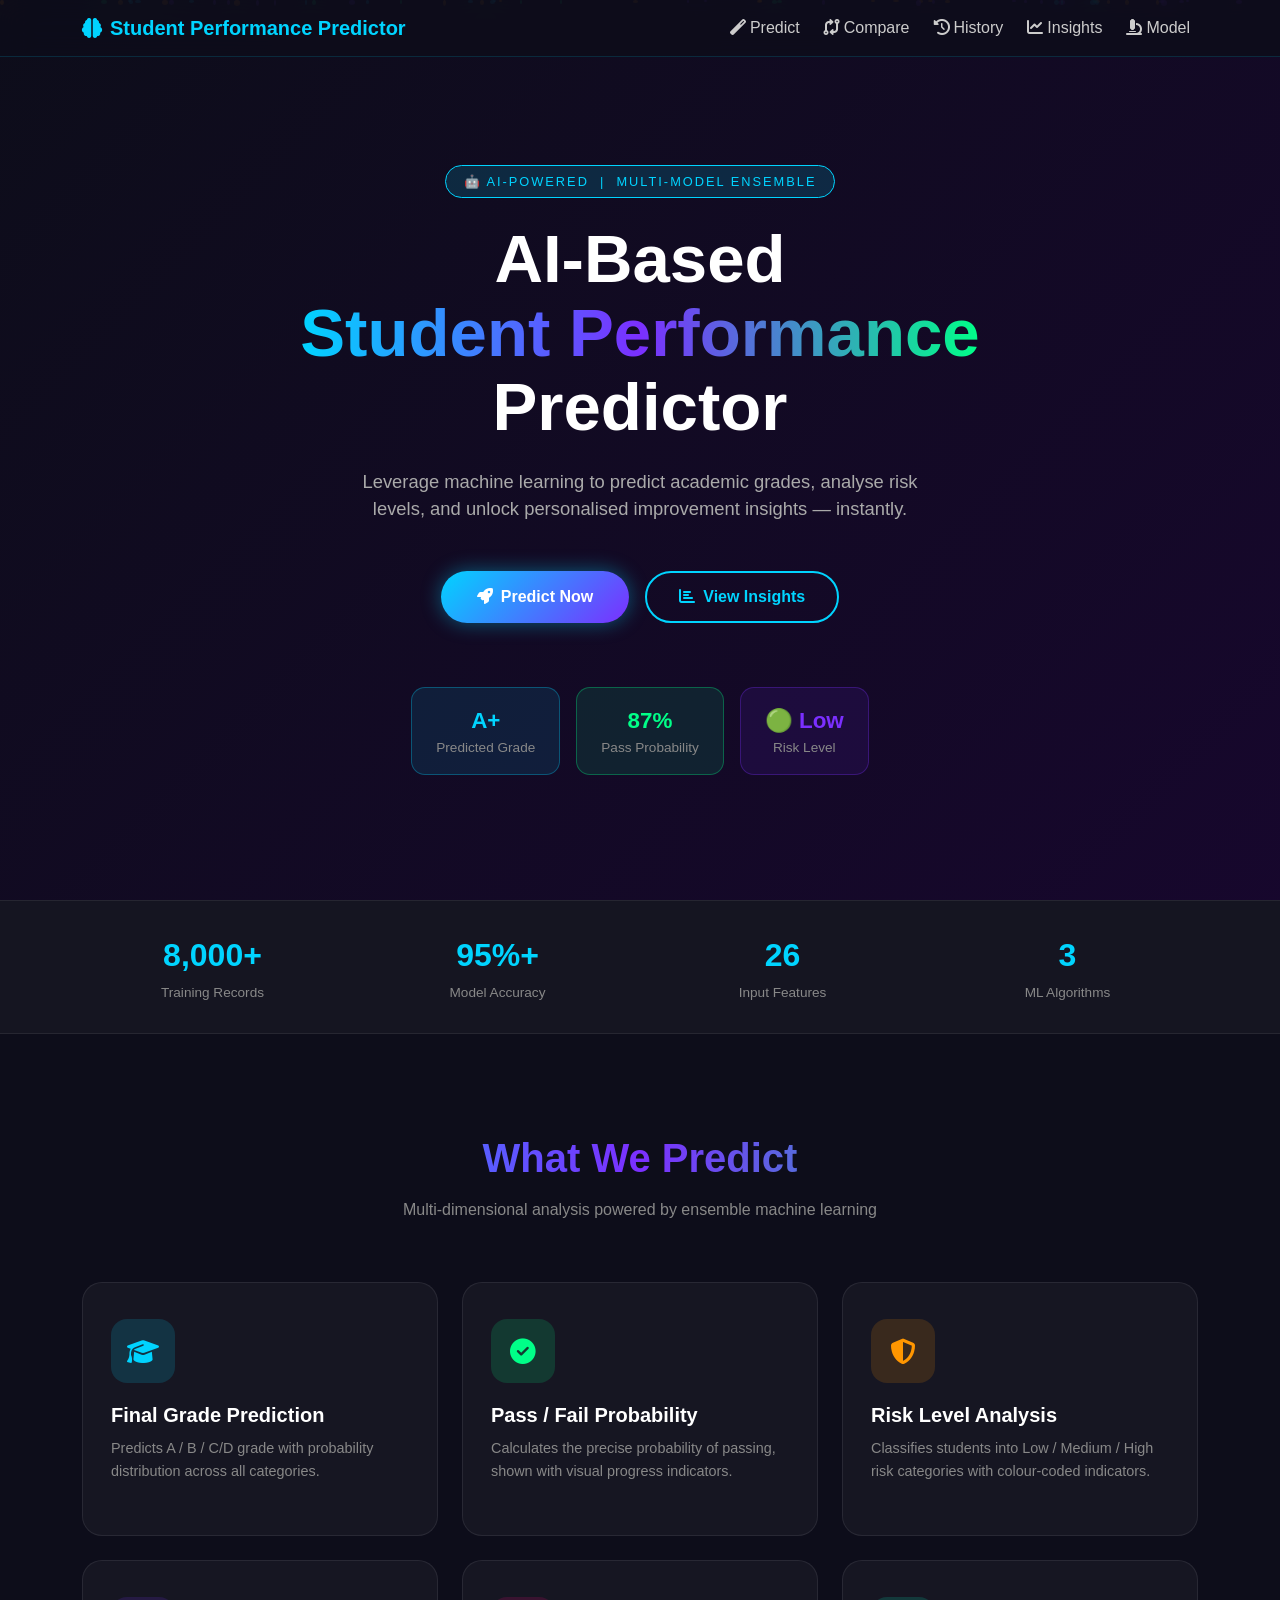
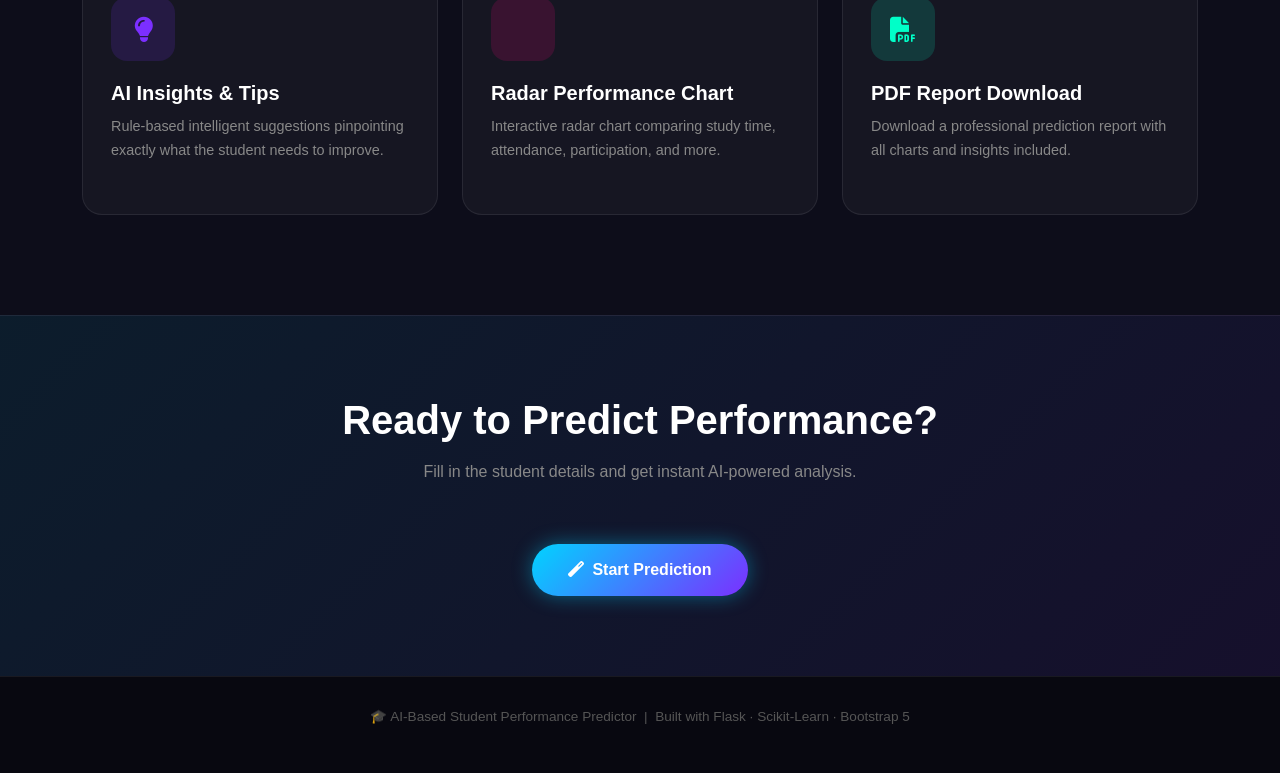
<file: templates/index.html>
<!DOCTYPE html>
<html lang="en" data-bs-theme="light">
<head>
  <meta charset="UTF-8" />
  <meta name="viewport" content="width=device-width, initial-scale=1.0"/>
  <title>Student Performance Prediction System</title>
  <link href="https://cdn.jsdelivr.net/npm/bootstrap@5.3.3/dist/css/bootstrap.min.css" rel="stylesheet"/>
  <link href="https://cdn.jsdelivr.net/npm/@fortawesome/fontawesome-free@6/css/all.min.css" rel="stylesheet">
  <link href="/static/css/theme.css" rel="stylesheet">
  <style>
    :root{
      --neon-blue:#00d4ff;
      --neon-purple:#7b2fff;
      --neon-green:#00ff88;
      --dark-bg:#0d0d1a;
      --card-bg:rgba(255,255,255,0.05);
    }
    *{margin:0;padding:0;box-sizing:border-box;}
    body{background:var(--dark-bg);color:#fff;font-family:'Segoe UI',sans-serif;overflow-x:hidden;}
    /* ---------- animated gradient bg ---------- */
    .hero{
      min-height:100vh;
      background:linear-gradient(135deg,#0d0d1a,#1a0533,#001a33,#0d0d1a);
      background-size:400% 400%;
      animation:gradientShift 10s ease infinite;
      display:flex;flex-direction:column;
      position:relative;overflow:hidden;
    }
    @keyframes gradientShift{
      0%{background-position:0% 50%}
      50%{background-position:100% 50%}
      100%{background-position:0% 50%}
    }
    /* ---------- particles ---------- */
    .particles{position:absolute;width:100%;height:100%;overflow:hidden;z-index:0;}
    .particle{
      position:absolute;width:4px;height:4px;border-radius:50%;
      background:var(--neon-blue);opacity:0.6;
      animation:float linear infinite;
    }
    @keyframes float{
      0%{transform:translateY(110vh) translateX(0);opacity:0.6;}
      100%{transform:translateY(-10vh) translateX(40px);opacity:0;}
    }
    /* ---------- navbar ---------- */
    .navbar-custom{
      background:rgba(13,13,26,0.85);
      backdrop-filter:blur(14px);
      border-bottom:1px solid rgba(0,212,255,0.15);
    }
    .navbar-brand span{color:var(--neon-blue);}
    .nav-link{color:#ccc!important;transition:.3s;}
    .nav-link:hover{color:var(--neon-blue)!important;}
    /* ---------- hero content ---------- */
    .hero-content{
      position:relative;z-index:1;
      flex:1;display:flex;align-items:center;justify-content:center;
      padding:100px 20px 60px;
    }
    .badge-chip{
      background:rgba(0,212,255,0.15);
      border:1px solid var(--neon-blue);
      color:var(--neon-blue);
      padding:6px 18px;border-radius:999px;
      font-size:.8rem;letter-spacing:2px;
      text-transform:uppercase;
    }
    .hero-title{
      font-size:clamp(2.2rem,6vw,4.2rem);
      font-weight:800;line-height:1.1;
    }
    .gradient-text{
      background:linear-gradient(90deg,var(--neon-blue),var(--neon-purple),var(--neon-green));
      -webkit-background-clip:text;-webkit-text-fill-color:transparent;
      background-clip:text;
    }
    .hero-sub{color:#aaa;font-size:1.15rem;max-width:580px;}
    /* ---------- buttons ---------- */
    .btn-glow{
      background:linear-gradient(135deg,var(--neon-blue),var(--neon-purple));
      border:none;color:#fff;font-weight:600;
      padding:14px 36px;border-radius:50px;font-size:1rem;
      box-shadow:0 0 20px rgba(0,212,255,0.4);
      transition:all .3s;
    }
    .btn-glow:hover{
      transform:translateY(-3px);
      box-shadow:0 0 40px rgba(0,212,255,0.7);color:#fff;
    }
    .btn-outline-glow{
      border:2px solid var(--neon-blue);color:var(--neon-blue);
      padding:12px 32px;border-radius:50px;font-weight:600;
      background:transparent;transition:all .3s;
    }
    .btn-outline-glow:hover{
      background:var(--neon-blue);color:#000;
      box-shadow:0 0 30px rgba(0,212,255,0.5);
    }
    /* ---------- stats bar ---------- */
    .stats-bar{
      background:rgba(255,255,255,0.03);
      border-top:1px solid rgba(255,255,255,0.07);
      border-bottom:1px solid rgba(255,255,255,0.07);
      padding:30px 0;
    }
    .stat-item{text-align:center;}
    .stat-num{font-size:2rem;font-weight:800;color:var(--neon-blue);}
    .stat-label{color:#888;font-size:.85rem;margin-top:4px;}
    /* ---------- features ---------- */
    .features-section{padding:100px 0;}
    .section-title{font-size:2.5rem;font-weight:800;text-align:center;margin-bottom:16px;}
    .section-sub{text-align:center;color:#888;margin-bottom:60px;}
    .feature-card{
      background:rgba(255,255,255,0.04);
      border:1px solid rgba(255,255,255,0.08);
      border-radius:20px;padding:36px 28px;
      transition:all .4s;height:100%;
    }
    .feature-card:hover{
      background:rgba(0,212,255,0.06);
      border-color:rgba(0,212,255,0.3);
      transform:translateY(-8px);
      box-shadow:0 20px 60px rgba(0,212,255,0.1);
    }
    .feature-icon{
      width:64px;height:64px;border-radius:16px;
      display:flex;align-items:center;justify-content:center;
      font-size:1.6rem;margin-bottom:20px;
    }
    .icon-blue{background:rgba(0,212,255,0.15);color:var(--neon-blue);}
    .icon-purple{background:rgba(123,47,255,0.15);color:var(--neon-purple);}
    .icon-green{background:rgba(0,255,136,0.15);color:var(--neon-green);}
    .icon-orange{background:rgba(255,150,0,0.15);color:#ff9600;}
    .icon-pink{background:rgba(255,0,128,0.15);color:#ff0080;}
    .icon-teal{background:rgba(0,255,200,0.15);color:#00ffc8;}
    .feature-card h5{font-weight:700;margin-bottom:10px;}
    .feature-card p{color:#888;font-size:.9rem;line-height:1.6;}
    /* ---------- CTA ---------- */
    .cta-section{
      padding:80px 0;
      background:linear-gradient(135deg,rgba(0,212,255,0.08),rgba(123,47,255,0.08));
      border-top:1px solid rgba(255,255,255,0.07);
      text-align:center;
    }
    /* ---------- footer ---------- */
    footer{
      background:rgba(0,0,0,0.4);
      border-top:1px solid rgba(255,255,255,0.07);
      padding:30px 0;text-align:center;color:#555;font-size:.85rem;
    }
    /* ---------- dark mode toggle ---------- */
    /* ---------- scroll reveal animation ---------- */
    .reveal{opacity:0;transform:translateY(30px);transition:all .7s ease;}
    .reveal.visible{opacity:1;transform:translateY(0);}
  </style>
</head>
<body>

<!-- Navbar -->
<nav class="navbar navbar-expand-lg navbar-custom fixed-top">
  <div class="container">
    <a class="navbar-brand fw-bold" href="/"><i class="fas fa-brain me-2" style="color:var(--neon-blue)"></i><span>Student Performance Predictor</span></a>
    <button class="navbar-toggler" data-bs-toggle="collapse" data-bs-target="#navMenu" aria-controls="navMenu" aria-expanded="false" aria-label="Toggle navigation">
      <i class="fas fa-bars text-white"></i>
    </button>
    <div class="collapse navbar-collapse" id="navMenu">
      <ul class="navbar-nav ms-auto align-items-center gap-2">
        <li class="nav-item"><a class="nav-link" href="/predict"><i class="fas fa-magic me-1"></i>Predict</a></li>
        <li class="nav-item"><a class="nav-link" href="/compare"><i class="fas fa-code-compare me-1"></i>Compare</a></li>
        <li class="nav-item"><a class="nav-link" href="/history"><i class="fas fa-history me-1"></i>History</a></li>
        <li class="nav-item"><a class="nav-link" href="/insights"><i class="fas fa-chart-line me-1"></i>Insights</a></li>
        <li class="nav-item"><a class="nav-link" href="/model-performance"><i class="fas fa-microscope me-1"></i>Model</a></li>
      </ul>
    </div>
  </div>
</nav>

<!-- Hero Section -->
<section class="hero">
  <div class="particles" id="particles"></div>
  <div class="hero-content">
    <div class="container text-center">
      <div class="badge-chip mb-4 d-inline-block">🤖 AI-Powered &nbsp;|&nbsp; Multi-Model Ensemble</div>
      <h1 class="hero-title mb-4">
        AI-Based<br/>
        <span class="gradient-text">Student Performance</span><br/>
        Predictor
      </h1>
      <p class="hero-sub mx-auto mb-5">
        Leverage machine learning to predict academic grades, analyse risk levels,
        and unlock personalised improvement insights — instantly.
      </p>
      <div class="d-flex gap-3 justify-content-center flex-wrap">
        <a href="/predict" class="btn btn-glow">
          <i class="fas fa-rocket me-2"></i>Predict Now
        </a>
        <a href="/insights" class="btn btn-outline-glow">
          <i class="fas fa-chart-bar me-2"></i>View Insights
        </a>
      </div>
      <!-- floating cards preview -->
      <div class="row justify-content-center mt-5 g-3">
        <div class="col-auto">
          <div style="background:rgba(0,212,255,0.1);border:1px solid rgba(0,212,255,0.3);border-radius:14px;padding:16px 24px;font-size:.85rem">
            <div style="color:var(--neon-blue);font-weight:700;font-size:1.4rem">A+</div>
            <div style="color:#888">Predicted Grade</div>
          </div>
        </div>
        <div class="col-auto">
          <div style="background:rgba(0,255,136,0.1);border:1px solid rgba(0,255,136,0.3);border-radius:14px;padding:16px 24px;font-size:.85rem">
            <div style="color:var(--neon-green);font-weight:700;font-size:1.4rem">87%</div>
            <div style="color:#888">Pass Probability</div>
          </div>
        </div>
        <div class="col-auto">
          <div style="background:rgba(123,47,255,0.1);border:1px solid rgba(123,47,255,0.3);border-radius:14px;padding:16px 24px;font-size:.85rem">
            <div style="color:var(--neon-purple);font-weight:700;font-size:1.4rem">🟢 Low</div>
            <div style="color:#888">Risk Level</div>
          </div>
        </div>
      </div>
    </div>
  </div>
</section>

<!-- Stats Bar -->
<div class="stats-bar">
  <div class="container">
    <div class="row g-4 justify-content-center">
      <div class="col-6 col-md-3 stat-item">
        <div class="stat-num">8,000+</div>
        <div class="stat-label">Training Records</div>
      </div>
      <div class="col-6 col-md-3 stat-item">
        <div class="stat-num">95%+</div>
        <div class="stat-label">Model Accuracy</div>
      </div>
      <div class="col-6 col-md-3 stat-item">
        <div class="stat-num">26</div>
        <div class="stat-label">Input Features</div>
      </div>
      <div class="col-6 col-md-3 stat-item">
        <div class="stat-num">3</div>
        <div class="stat-label">ML Algorithms</div>
      </div>
    </div>
  </div>
</div>

<!-- Features Section -->
<section class="features-section">
  <div class="container">
    <h2 class="section-title gradient-text reveal">What We Predict</h2>
    <p class="section-sub reveal">Multi-dimensional analysis powered by ensemble machine learning</p>
    <div class="row g-4">
      <div class="col-md-4 reveal">
        <div class="feature-card">
          <div class="feature-icon icon-blue"><i class="fas fa-graduation-cap"></i></div>
          <h5>Final Grade Prediction</h5>
          <p>Predicts A / B / C/D grade with probability distribution across all categories.</p>
        </div>
      </div>
      <div class="col-md-4 reveal">
        <div class="feature-card">
          <div class="feature-icon icon-green"><i class="fas fa-check-circle"></i></div>
          <h5>Pass / Fail Probability</h5>
          <p>Calculates the precise probability of passing, shown with visual progress indicators.</p>
        </div>
      </div>
      <div class="col-md-4 reveal">
        <div class="feature-card">
          <div class="feature-icon icon-orange"><i class="fas fa-shield-alt"></i></div>
          <h5>Risk Level Analysis</h5>
          <p>Classifies students into Low / Medium / High risk categories with colour-coded indicators.</p>
        </div>
      </div>
      <div class="col-md-4 reveal">
        <div class="feature-card">
          <div class="feature-icon icon-purple"><i class="fas fa-lightbulb"></i></div>
          <h5>AI Insights & Tips</h5>
          <p>Rule-based intelligent suggestions pinpointing exactly what the student needs to improve.</p>
        </div>
      </div>
      <div class="col-md-4 reveal">
        <div class="feature-card">
          <div class="feature-icon icon-pink"><i class="fas fa-chart-radar"></i></div>
          <h5>Radar Performance Chart</h5>
          <p>Interactive radar chart comparing study time, attendance, participation, and more.</p>
        </div>
      </div>
      <div class="col-md-4 reveal">
        <div class="feature-card">
          <div class="feature-icon icon-teal"><i class="fas fa-file-pdf"></i></div>
          <h5>PDF Report Download</h5>
          <p>Download a professional prediction report with all charts and insights included.</p>
        </div>
      </div>
    </div>
  </div>
</section>

<!-- CTA -->
<section class="cta-section">
  <div class="container">
    <h2 class="section-title reveal">Ready to Predict Performance?</h2>
    <p class="section-sub reveal">Fill in the student details and get instant AI-powered analysis.</p>
    <a href="/predict" class="btn btn-glow btn-lg reveal">
      <i class="fas fa-magic me-2"></i>Start Prediction
    </a>
  </div>
</section>

<footer>
  <div class="container">
    <p>🎓 AI-Based Student Performance Predictor &nbsp;|&nbsp; Built with Flask · Scikit-Learn · Bootstrap 5</p>
  </div>
</footer>

<script src="https://cdn.jsdelivr.net/npm/bootstrap@5.3.3/dist/js/bootstrap.bundle.min.js"></script>
<script>
  // --- Particles ---
  const container = document.getElementById('particles');
  for(let i=0;i<60;i++){
    const p=document.createElement('div');
    p.className='particle';
    const colors=['#00d4ff','#7b2fff','#00ff88','#ff9600'];
    p.style.cssText=`
      left:${Math.random()*100}%;
      width:${Math.random()*4+2}px;height:${Math.random()*4+2}px;
      background:${colors[Math.floor(Math.random()*colors.length)]};
      animation-duration:${Math.random()*8+6}s;
      animation-delay:${Math.random()*6}s;
    `;
    container.appendChild(p);
  }

  // --- Scroll reveal ---
  const revealEls=document.querySelectorAll('.reveal');
  const observer=new IntersectionObserver(entries=>{
    entries.forEach(e=>{if(e.isIntersecting)e.target.classList.add('visible');});
  },{threshold:0.15});
  revealEls.forEach(el=>observer.observe(el));

 </script>
</body>
</html>
</file>
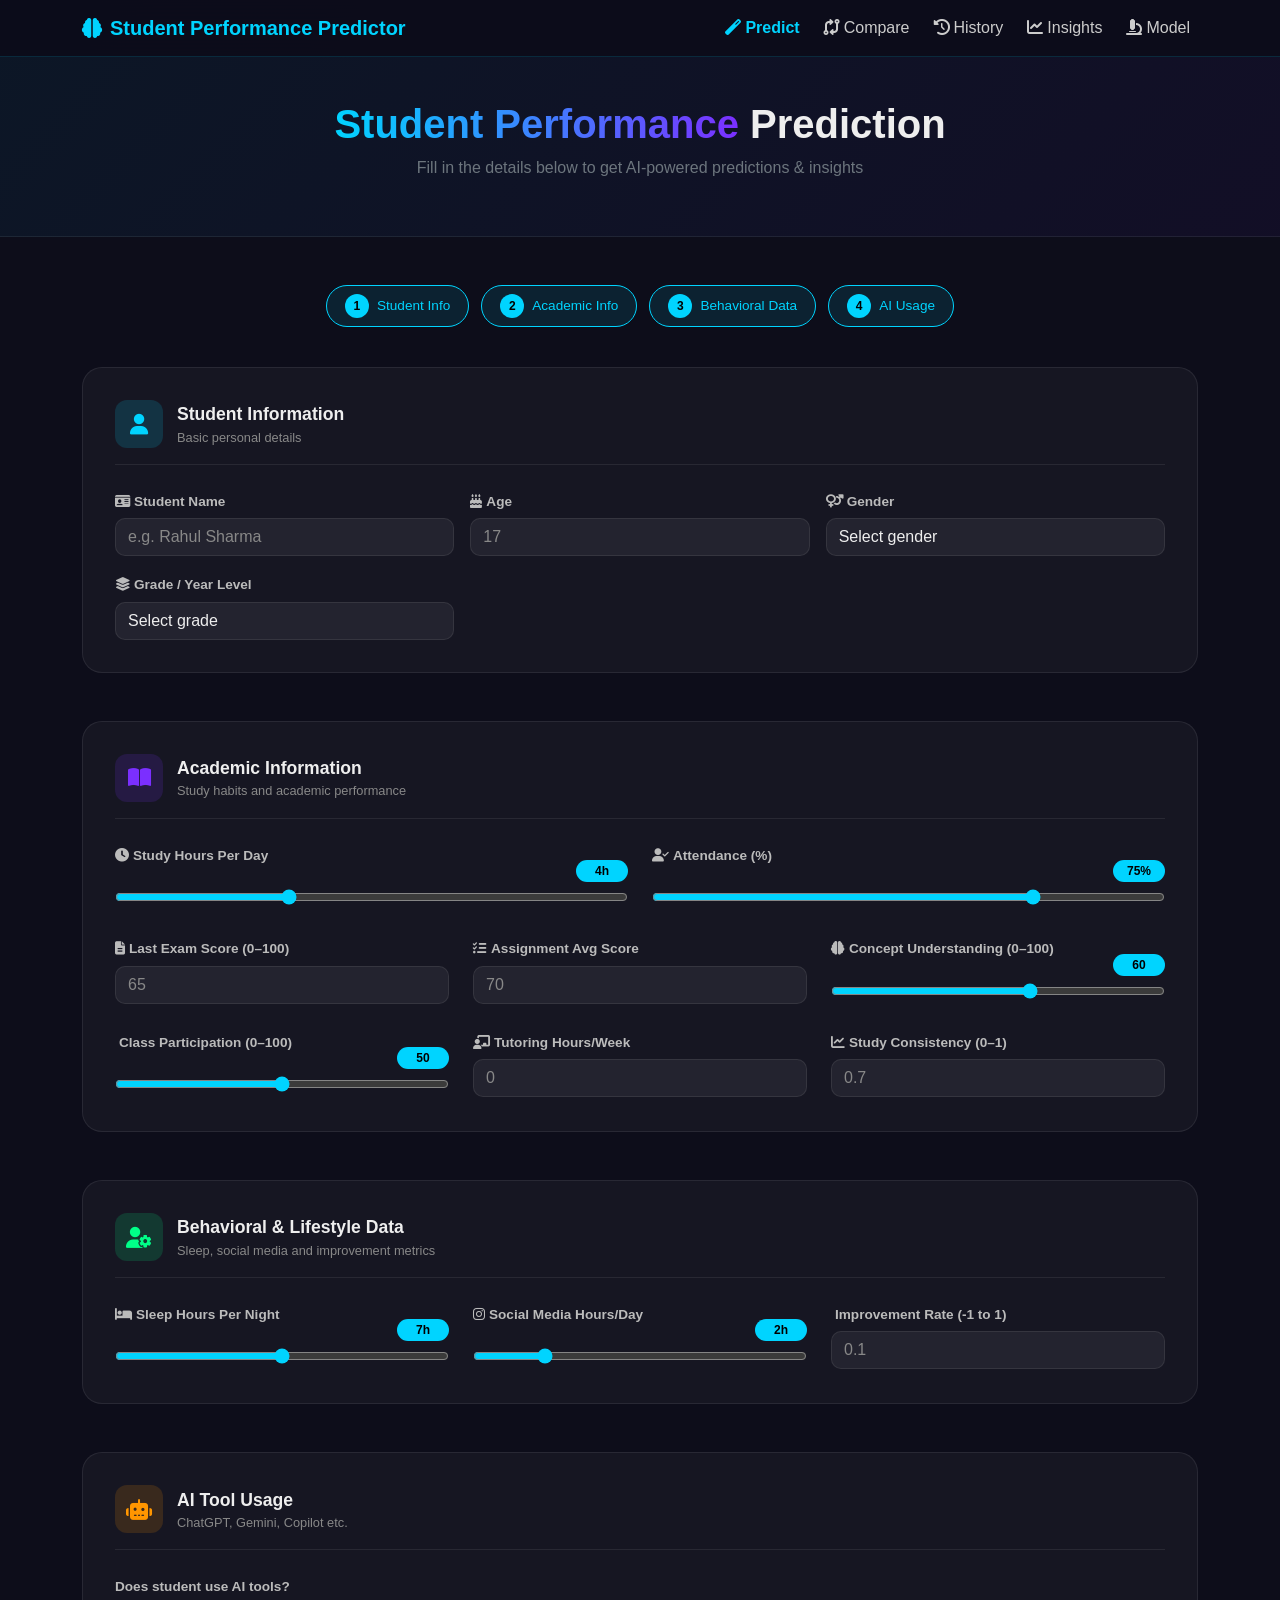
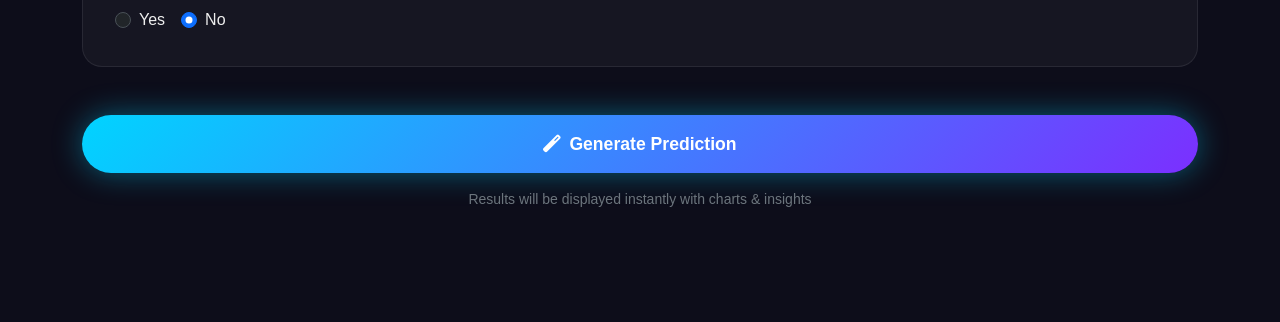
<file: templates/predict.html>
<!DOCTYPE html>
<html lang="en" data-bs-theme="dark">
<head>
  <meta charset="UTF-8"/>
  <meta name="viewport" content="width=device-width,initial-scale=1.0"/>
  <title>Predict – StudentAI</title>
  <link href="https://cdn.jsdelivr.net/npm/bootstrap@5.3.3/dist/css/bootstrap.min.css" rel="stylesheet"/>
  <link href="https://cdnjs.cloudflare.com/ajax/libs/font-awesome/6.5.0/css/all.min.css" rel="stylesheet"/>
  <style>
    :root{--neon-blue:#00d4ff;--neon-purple:#7b2fff;--neon-green:#00ff88;}
    body{background:#0d0d1a;color:#eee;font-family:'Segoe UI',sans-serif;}
    .navbar-custom{background:rgba(13,13,26,.9);backdrop-filter:blur(14px);
      border-bottom:1px solid rgba(0,212,255,.15);}
    .navbar-brand span{color:var(--neon-blue);}
    .nav-link{color:#ccc!important;} .nav-link:hover{color:var(--neon-blue)!important;}
    /* ---- Page header ---- */
    .page-header{
      padding:100px 0 40px;
      background:linear-gradient(135deg,rgba(0,212,255,.06),rgba(123,47,255,.06));
      border-bottom:1px solid rgba(255,255,255,.07);text-align:center;
    }
    .gradient-text{
      background:linear-gradient(90deg,var(--neon-blue),var(--neon-purple));
      -webkit-background-clip:text;-webkit-text-fill-color:transparent;background-clip:text;
    }
    /* ---- Cards ---- */
    .form-card{
      background:rgba(255,255,255,.04);
      border:1px solid rgba(255,255,255,.08);
      border-radius:20px;padding:32px;margin-bottom:24px;
      transition:border-color .3s;
    }
    .form-card:hover{border-color:rgba(0,212,255,.25);}
    .card-icon-header{
      display:flex;align-items:center;gap:14px;margin-bottom:24px;
      padding-bottom:16px;border-bottom:1px solid rgba(255,255,255,.08);
    }
    .card-icon{
      width:48px;height:48px;border-radius:12px;
      display:flex;align-items:center;justify-content:center;font-size:1.3rem;
    }
    .ci-blue{background:rgba(0,212,255,.15);color:var(--neon-blue);}
    .ci-purple{background:rgba(123,47,255,.15);color:var(--neon-purple);}
    .ci-green{background:rgba(0,255,136,.15);color:var(--neon-green);}
    .ci-orange{background:rgba(255,150,0,.15);color:#ff9600;}
    .card-title-text{font-size:1.1rem;font-weight:700;margin:0;}
    .card-subtitle-text{font-size:.8rem;color:#888;margin:0;}
    /* ---- Form controls ---- */
    .form-label{color:#bbb;font-size:.88rem;font-weight:600;margin-bottom:6px;}
    .form-control,.form-select{
      background:rgba(255,255,255,.06);
      border:1px solid rgba(255,255,255,.1);
      color:#eee;border-radius:10px;
    }
    .form-control:focus,.form-select:focus{
      background:rgba(0,212,255,.08);
      border-color:var(--neon-blue);
      box-shadow:0 0 0 3px rgba(0,212,255,.15);color:#eee;
    }
    .form-control::placeholder{color:#555;}
    /* ---- Sliders ---- */
    .slider-wrap{position:relative;}
    .slider-val{
      position:absolute;right:0;top:-28px;
      background:var(--neon-blue);color:#000;
      font-weight:700;font-size:.75rem;
      padding:2px 10px;border-radius:20px;
      min-width:52px;text-align:center;
    }
    input[type=range]{accent-color:var(--neon-blue);width:100%;cursor:pointer;}
    /* ---- Submit ---- */
    .btn-predict{
      background:linear-gradient(135deg,var(--neon-blue),var(--neon-purple));
      border:none;color:#fff;font-weight:700;font-size:1.1rem;
      padding:16px 60px;border-radius:50px;
      box-shadow:0 0 30px rgba(0,212,255,.4);transition:all .3s;width:100%;
    }
    .btn-predict:hover{transform:translateY(-3px);box-shadow:0 0 50px rgba(0,212,255,.7);color:#fff;}
    /* ---- Progress stepper ---- */
    .stepper{display:flex;justify-content:center;gap:12px;margin-bottom:40px;flex-wrap:wrap;}
    .step{
      display:flex;align-items:center;gap:8px;
      background:rgba(255,255,255,.05);
      border:1px solid rgba(255,255,255,.1);
      border-radius:30px;padding:8px 18px;font-size:.85rem;
    }
    .step.active{border-color:var(--neon-blue);background:rgba(0,212,255,.1);color:var(--neon-blue);}
    .step-num{
      width:24px;height:24px;border-radius:50%;
      background:rgba(255,255,255,.1);
      display:flex;align-items:center;justify-content:center;font-size:.75rem;font-weight:700;
    }
    .step.active .step-num{background:var(--neon-blue);color:#000;}
    /* ai section toggle */
    #aiSection{transition:all .4s;}
    select option{background:#1a1a2e;color:#eee;}
    .live-preview{
      background:rgba(0,212,255,.06);
      border:1px solid rgba(0,212,255,.2);
      border-radius:14px;padding:20px;margin-top:8px;font-size:.85rem;
    }
    .preview-item{display:flex;justify-content:space-between;margin-bottom:8px;color:#aaa;}
    .preview-item strong{color:var(--neon-blue);}
  </style>
</head>
<body>

<!-- Navbar -->
<nav class="navbar navbar-expand-lg navbar-custom fixed-top">
  <div class="container">
    <a class="navbar-brand fw-bold" href="/"><i class="fas fa-brain me-2" style="color:var(--neon-blue)"></i><span>Student Performance Predictor</span></a>
    <button class="navbar-toggler" data-bs-toggle="collapse" data-bs-target="#navMenu" aria-controls="navMenu" aria-expanded="false" aria-label="Toggle navigation">
      <i class="fas fa-bars text-white"></i>
    </button>
    <div class="collapse navbar-collapse" id="navMenu">
      <ul class="navbar-nav ms-auto align-items-center gap-2">
        <li class="nav-item"><a class="nav-link active" href="/predict"><i class="fas fa-magic me-1"></i>Predict</a></li>
        <li class="nav-item"><a class="nav-link" href="/compare"><i class="fas fa-code-compare me-1"></i>Compare</a></li>
        <li class="nav-item"><a class="nav-link" href="/history"><i class="fas fa-history me-1"></i>History</a></li>
        <li class="nav-item"><a class="nav-link" href="/insights"><i class="fas fa-chart-line me-1"></i>Insights</a></li>
        <li class="nav-item"><a class="nav-link" href="/model-performance"><i class="fas fa-microscope me-1"></i>Model</a></li>
      </ul>
    </div>
  </div>
</nav>

<!-- Page Header -->
<div class="page-header">
  <div class="container">
    <h1 class="fw-bold mb-2"><span class="gradient-text">Student Performance</span> Prediction</h1>
    <p class="text-secondary">Fill in the details below to get AI-powered predictions & insights</p>
  </div>
</div>

<div class="container py-5">
  <!-- Stepper -->
  <div class="stepper">
    <div class="step active"><div class="step-num">1</div> Student Info</div>
    <div class="step active"><div class="step-num">2</div> Academic Info</div>
    <div class="step active"><div class="step-num">3</div> Behavioral Data</div>
    <div class="step active"><div class="step-num">4</div> AI Usage</div>
  </div>

  <form action="/predict" method="POST" id="predictForm">
    <div class="row g-4">

      <!-- === 1. Student Info === -->
      <div class="col-12">
        <div class="form-card">
          <div class="card-icon-header">
            <div class="card-icon ci-blue"><i class="fas fa-user"></i></div>
            <div>
              <p class="card-title-text">Student Information</p>
              <p class="card-subtitle-text">Basic personal details</p>
            </div>
          </div>
          <div class="row g-3">
            <div class="col-md-4">
              <label class="form-label"><i class="fas fa-id-card me-1"></i>Student Name</label>
              <input type="text" name="student_name" class="form-control" placeholder="e.g. Rahul Sharma" required/>
            </div>
            <div class="col-md-4">
              <label class="form-label"><i class="fas fa-birthday-cake me-1"></i>Age</label>
              <input type="number" name="age" class="form-control" min="10" max="30" placeholder="17" required/>
            </div>
            <div class="col-md-4">
              <label class="form-label"><i class="fas fa-venus-mars me-1"></i>Gender</label>
              <select name="gender" class="form-select" required>
                <option value="">Select gender</option>
                <option>Male</option><option>Female</option><option>Other</option>
              </select>
            </div>
            <div class="col-md-4">
              <label class="form-label"><i class="fas fa-layer-group me-1"></i>Grade / Year Level</label>
              <select name="grade_level" class="form-select" required>
                <option value="">Select grade</option>
                <option>10th</option><option>11th</option><option>12th</option>
                <option>1st Year</option><option>2nd Year</option><option>3rd Year</option>
              </select>
            </div>
          </div>
        </div>
      </div>

      <!-- === 2. Academic Info === -->
      <div class="col-12">
        <div class="form-card">
          <div class="card-icon-header">
            <div class="card-icon ci-purple"><i class="fas fa-book-open"></i></div>
            <div>
              <p class="card-title-text">Academic Information</p>
              <p class="card-subtitle-text">Study habits and academic performance</p>
            </div>
          </div>
          <div class="row g-4">
            <!-- Study Hours slider -->
            <div class="col-md-6">
              <label class="form-label"><i class="fas fa-clock me-1"></i>Study Hours Per Day</label>
              <div class="slider-wrap mt-3">
                <span class="slider-val" id="studyVal">4h</span>
                <input type="range" name="study_hours_per_day" id="studySlider"
                       min="0" max="12" step="0.5" value="4"
                       oninput="updateSlider('studySlider','studyVal', v=>v+'h')"/>
              </div>
            </div>
            <!-- Attendance slider -->
            <div class="col-md-6">
              <label class="form-label"><i class="fas fa-user-check me-1"></i>Attendance (%)</label>
              <div class="slider-wrap mt-3">
                <span class="slider-val" id="attVal">75%</span>
                <input type="range" name="attendance_percentage" id="attSlider"
                       min="0" max="100" step="1" value="75"
                       oninput="updateSlider('attSlider','attVal', v=>v+'%')"/>
              </div>
            </div>
            <div class="col-md-4">
              <label class="form-label"><i class="fas fa-file-alt me-1"></i>Last Exam Score (0–100)</label>
              <input type="number" name="last_exam_score" class="form-control" min="0" max="100" placeholder="65" required/>
            </div>
            <div class="col-md-4">
              <label class="form-label"><i class="fas fa-tasks me-1"></i>Assignment Avg Score</label>
              <input type="number" name="assignment_scores_avg" class="form-control" min="0" max="100" step="0.1" placeholder="70" required/>
            </div>
            <!-- Concept Understanding slider -->
            <div class="col-md-4">
              <label class="form-label"><i class="fas fa-brain me-1"></i>Concept Understanding (0–100)</label>
              <div class="slider-wrap mt-3">
                <span class="slider-val" id="conceptVal">60</span>
                <input type="range" name="concept_understanding_score" id="conceptSlider"
                       min="0" max="100" step="1" value="60"
                       oninput="updateSlider('conceptSlider','conceptVal', v=>v)"/>
              </div>
            </div>
            <!-- Class Participation slider -->
            <div class="col-md-4">
              <label class="form-label"><i class="fas fa-hand-raise me-1"></i>Class Participation (0–100)</label>
              <div class="slider-wrap mt-3">
                <span class="slider-val" id="partVal">50</span>
                <input type="range" name="class_participation_score" id="partSlider"
                       min="0" max="100" step="1" value="50"
                       oninput="updateSlider('partSlider','partVal', v=>v)"/>
              </div>
            </div>
            <div class="col-md-4">
              <label class="form-label"><i class="fas fa-chalkboard-teacher me-1"></i>Tutoring Hours/Week</label>
              <input type="number" name="tutoring_hours" class="form-control" min="0" max="20" step="0.5" placeholder="0"/>
            </div>
            <div class="col-md-4">
              <label class="form-label"><i class="fas fa-chart-line me-1"></i>Study Consistency (0–1)</label>
              <input type="number" name="study_consistency_index" class="form-control" min="0" max="1" step="0.01" placeholder="0.7"/>
            </div>
          </div>
        </div>
      </div>

      <!-- === 3. Behavioral Data === -->
      <div class="col-12">
        <div class="form-card">
          <div class="card-icon-header">
            <div class="card-icon ci-green"><i class="fas fa-user-cog"></i></div>
            <div>
              <p class="card-title-text">Behavioral & Lifestyle Data</p>
              <p class="card-subtitle-text">Sleep, social media and improvement metrics</p>
            </div>
          </div>
          <div class="row g-4">
            <!-- Sleep slider -->
            <div class="col-md-4">
              <label class="form-label"><i class="fas fa-bed me-1"></i>Sleep Hours Per Night</label>
              <div class="slider-wrap mt-3">
                <span class="slider-val" id="sleepVal">7h</span>
                <input type="range" name="sleep_hours" id="sleepSlider"
                       min="2" max="12" step="0.5" value="7"
                       oninput="updateSlider('sleepSlider','sleepVal', v=>v+'h')"/>
              </div>
            </div>
            <!-- Social media slider -->
            <div class="col-md-4">
              <label class="form-label"><i class="fab fa-instagram me-1"></i>Social Media Hours/Day</label>
              <div class="slider-wrap mt-3">
                <span class="slider-val" id="socialVal">2h</span>
                <input type="range" name="social_media_hours" id="socialSlider"
                       min="0" max="10" step="0.5" value="2"
                       oninput="updateSlider('socialSlider','socialVal', v=>v+'h')"/>
              </div>
            </div>
            <div class="col-md-4">
              <label class="form-label"><i class="fas fa-trending-up me-1"></i>Improvement Rate (-1 to 1)</label>
              <input type="number" name="improvement_rate" class="form-control" min="-1" max="1" step="0.01" placeholder="0.1"/>
            </div>
          </div>
        </div>
      </div>

      <!-- === 4. AI Usage === -->
      <div class="col-12">
        <div class="form-card">
          <div class="card-icon-header">
            <div class="card-icon ci-orange"><i class="fas fa-robot"></i></div>
            <div>
              <p class="card-title-text">AI Tool Usage</p>
              <p class="card-subtitle-text">ChatGPT, Gemini, Copilot etc.</p>
            </div>
          </div>
          <div class="row g-3 align-items-center">
            <div class="col-md-4">
              <label class="form-label">Does student use AI tools?</label>
              <div class="d-flex gap-3 mt-1">
                <div class="form-check">
                  <input class="form-check-input" type="radio" name="uses_ai" value="1" id="aiYes"
                         onchange="toggleAI(true)"/> <label class="form-check-label" for="aiYes">Yes</label>
                </div>
                <div class="form-check">
                  <input class="form-check-input" type="radio" name="uses_ai" value="0" id="aiNo"
                         checked onchange="toggleAI(false)"/> <label class="form-check-label" for="aiNo">No</label>
                </div>
              </div>
            </div>
          </div>
          <div id="aiSection" class="row g-3 mt-2" style="display:none!important">
            <div class="col-md-4">
              <label class="form-label">AI Tool Used</label>
              <select name="ai_tools_used" class="form-select">
                <option>ChatGPT</option><option>Gemini</option><option>Copilot</option>
                <option>Claude</option><option>ChatGPT+Gemini</option>
              </select>
            </div>
            <div class="col-md-4">
              <label class="form-label">Purpose of AI Usage</label>
              <select name="ai_usage_purpose" class="form-select">
                <option>Homework</option><option>Exam Prep</option><option>Doubt Solving</option>
                <option>Notes</option><option>Coding</option>
              </select>
            </div>
            <div class="col-md-4">
              <label class="form-label">AI Usage Time (mins/day)</label>
              <input type="number" name="ai_usage_time_minutes" class="form-control" min="0" max="600" placeholder="60"/>
            </div>
            <!-- AI Dependency slider -->
            <div class="col-md-4">
              <label class="form-label">AI Dependency Score (0–100)</label>
              <div class="slider-wrap mt-3">
                <span class="slider-val" id="depVal">40</span>
                <input type="range" name="ai_dependency_score" id="depSlider"
                       min="0" max="100" step="1" value="40"
                       oninput="updateSlider('depSlider','depVal', v=>v)"/>
              </div>
            </div>
            <!-- AI-generated content slider -->
            <div class="col-md-4">
              <label class="form-label">AI-Generated Content (%)</label>
              <div class="slider-wrap mt-3">
                <span class="slider-val" id="genVal">20%</span>
                <input type="range" name="ai_generated_content_percentage" id="genSlider"
                       min="0" max="100" step="1" value="20"
                       oninput="updateSlider('genSlider','genVal', v=>v+'%')"/>
              </div>
            </div>
            <div class="col-md-4">
              <label class="form-label">AI Prompts Per Week</label>
              <input type="number" name="ai_prompts_per_week" class="form-control" min="0" max="500" placeholder="20"/>
            </div>
            <!-- AI Ethics slider -->
            <div class="col-md-4">
              <label class="form-label">AI Ethics Score (0–100)</label>
              <div class="slider-wrap mt-3">
                <span class="slider-val" id="ethicsVal">70</span>
                <input type="range" name="ai_ethics_score" id="ethicsSlider"
                       min="0" max="100" step="1" value="70"
                       oninput="updateSlider('ethicsSlider','ethicsVal', v=>v)"/>
              </div>
            </div>
          </div>
        </div>
      </div>

      <!-- Submit -->
      <div class="col-12 text-center pb-5">
        <button type="submit" class="btn btn-predict" id="submitBtn">
          <i class="fas fa-magic me-2"></i>Generate Prediction
        </button>
        <p class="text-secondary mt-3 small">Results will be displayed instantly with charts & insights</p>
      </div>
    </div>
  </form>
</div>

  <script src="https://cdn.jsdelivr.net/npm/bootstrap@5.3.3/dist/js/bootstrap.bundle.min.js"></script>
    <link href="/static/css/theme.css" rel="stylesheet">
      <script src="/static/js/theme.js" defer></script>
<script>
  function updateSlider(sliderId, valId, fmt){
    const v = document.getElementById(sliderId).value;
    document.getElementById(valId).textContent = fmt(v);
  }
  function toggleAI(show){
    const s = document.getElementById('aiSection');
    s.style.display = show ? 'flex' : 'none';
    s.style.flexWrap = 'wrap';
  }
  // Submit loading state
  document.getElementById('predictForm').addEventListener('submit', function(){
    const btn = document.getElementById('submitBtn');
    btn.innerHTML='<i class="fas fa-spinner fa-spin me-2"></i>Analysing...';
    btn.disabled=true;
  });


</script>
</body>
</html>
</file>
<file: static/css/theme.css>
/* StudentAI — Global Dark Theme */

:root {
  --neon-blue:   #00d4ff;
  --neon-purple: #7b2fff;
  --neon-green:  #00ff88;
  --dark-bg:     #0d0d1a;
  --card-bg:     rgba(255,255,255,0.04);
  --border:      rgba(255,255,255,0.08);
  --border-blue: rgba(0,212,255,0.25);
  --text-muted:  #888;
}

body {
  background: var(--dark-bg);
  color: #eee;
  font-family: 'Segoe UI', sans-serif;
}

/* ── Navbar ── */
.navbar-custom {
  background: rgba(13,13,26,0.92);
  backdrop-filter: blur(16px);
  border-bottom: 1px solid rgba(0,212,255,0.15);
}
.navbar-brand span { color: var(--neon-blue); }
.nav-link          { color: #ccc !important; transition: color .2s; }
.nav-link:hover    { color: var(--neon-blue) !important; }
.nav-link.active   { color: var(--neon-blue) !important; font-weight: 600; }
.navbar-toggler        { border: none !important; }
.navbar-toggler:focus  { box-shadow: 0 0 0 3px rgba(0,212,255,0.2); }

/* ── Forms ── */
.form-control,
.form-select {
  background: rgba(255,255,255,0.06);
  border: 1px solid var(--border);
  color: #eee;
  border-radius: 10px;
}
.form-control::placeholder { color: var(--text-muted); }
.form-control:focus,
.form-select:focus {
  background: rgba(0,212,255,0.08);
  border-color: var(--neon-blue);
  color: #eee;
  box-shadow: 0 0 0 3px rgba(0,212,255,0.15);
}
.form-label { color: #bbb; font-size: .85rem; font-weight: 600; }

/* Select options background (cross-browser) */
.form-select option,
select option { background: #1a1a2e; color: #eee; }

/* ── Cards ── */
.chart-card {
  background: var(--card-bg);
  border: 1px solid var(--border);
  border-radius: 18px;
  padding: 24px;
  margin-bottom: 24px;
}
.chart-card h6 {
  color: #bbb;
  font-size: .8rem;
  letter-spacing: 1px;
  text-transform: uppercase;
  margin-bottom: 16px;
}
.metric-card {
  background: var(--card-bg);
  border: 1px solid var(--border);
  border-radius: 18px;
  padding: 24px;
  text-align: center;
  transition: all .3s;
}
.metric-card:hover {
  border-color: rgba(0,212,255,0.3);
  transform: translateY(-4px);
}

/* ── Tables ── */
.table { color: #ddd; }
.table th {
  background: rgba(0,212,255,0.08);
  color: var(--neon-blue);
  font-size: .8rem;
  letter-spacing: 1px;
  text-transform: uppercase;
  border-color: rgba(255,255,255,0.07);
}
.table td       { border-color: rgba(255,255,255,0.05); vertical-align: middle; }
.table tbody tr:hover { background: rgba(0,212,255,0.04); }

/* ── Progress ── */
.progress { background: rgba(255,255,255,0.08); }
.progress-bar { background: linear-gradient(90deg, var(--neon-blue), var(--neon-green)); }

/* ── Grade badges ── */
.badge-A  { background: rgba(0,255,136,0.2);  color: var(--neon-green); padding: 4px 12px; border-radius: 20px; }
.badge-B  { background: rgba(0,212,255,0.2);  color: var(--neon-blue);  padding: 4px 12px; border-radius: 20px; }
.badge-CD { background: rgba(255,65,54,0.2);  color: #ff4136;           padding: 4px 12px; border-radius: 20px; }

/* ── Page header (shared) ── */
.page-header {
  padding: 100px 0 40px;
  background: linear-gradient(135deg, rgba(0,212,255,.05), rgba(123,47,255,.05));
  border-bottom: 1px solid rgba(255,255,255,.07);
  text-align: center;
}
.gradient-text {
  background: linear-gradient(90deg, var(--neon-blue), var(--neon-purple));
  -webkit-background-clip: text;
  -webkit-text-fill-color: transparent;
  background-clip: text;
}
</file>
